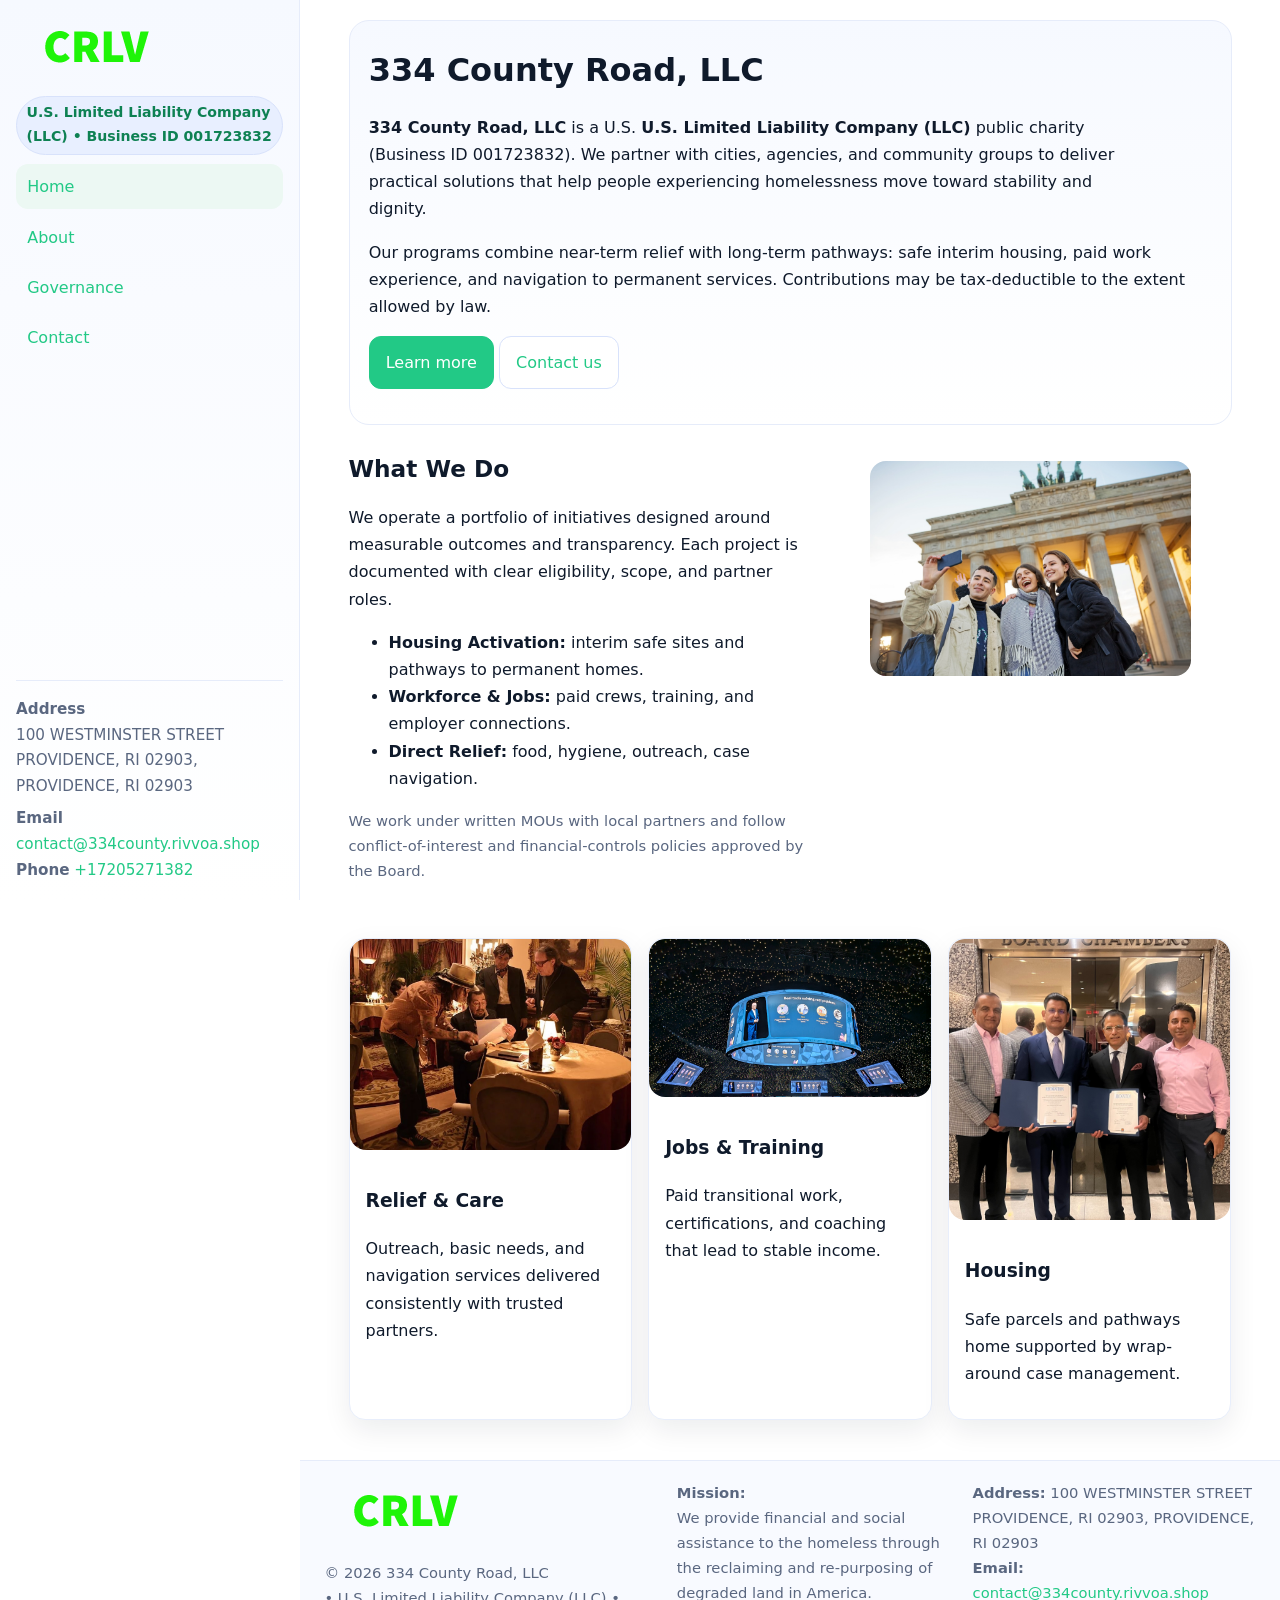
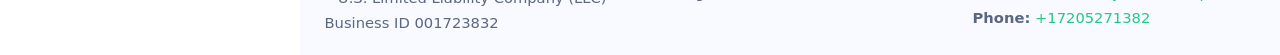
<file: index.html>
<!doctype html>
<html lang="en">
<head>
<meta charset="utf-8"/>
<meta name="viewport" content="width=device-width,initial-scale=1"/>
<title>334 County Road, LLC – Nonprofit • 2025</title>
<link rel="stylesheet" href="assets/styles.css"/>
<link rel="icon" href="images/logo.png">
<meta name="data-ein" content="001723832"><meta name="data-name" content="334 County Road, LLC">
<meta name="data-email" content="contact@334county.rivvoa.shop"><meta name="data-phone" content="+17205271382">
<meta name="data-address" content="100 WESTMINSTER STREET PROVIDENCE, RI 02903,
PROVIDENCE, RI 02903"><meta name="data-map" content="100+WESTMINSTER+STREET+PROVIDENCE,+RI+02903,+PROVIDENCE,+RI+02903">
  <meta name="description" content="Dedicated to community services, education, and direct relief, 334 County Road, LLC collaborates with neighbors and partners to deliver practical help and long-term impact.">
<meta name="facebook-domain-verification" content="e8qffa91x4eicpoqwidr3y939kwf3f" />
</head>
<body>
<div style="position:absolute;left:-9999px;top:-9999px;opacity:0" data-uniq="{{UNIQUE_BLOB}}">
  <span>Dedicated to community services, education, and direct relief, 334 County Road, LLC collaborates with neighbors and partners to deliver practical help and long-term impact.</span><svg width="12" height="12" viewBox="0 0 12 12" xmlns="http://www.w3.org/2000/svg"><circle cx="6" cy="6" r="5" fill="#7c3aed"/></svg><img src="images/about.jpg" width="1" height="1" alt="" loading="lazy"/>
</div>

<div class="app">
  <aside class="sidebar" aria-label="Sidebar">
    <div class="c77af5602d2"><img src="images/logo.png" alt="334 County Road, LLC logo"></div>
    <span class="c59260fc7c1">U.S. Limited Liability Company (LLC) • Business ID 001723832</span>
    <nav class="c18d2fb9709" aria-label="Main navigation">
      <a class="active" href="index.html">Home</a>
      <a href="about.html">About</a>
      <a href="governance.html">Governance</a>
      <a href="contact.html">Contact</a>
    </nav>
    <div class="contact">
      <div><strong>Address</strong><br>100 WESTMINSTER STREET PROVIDENCE, RI 02903,
PROVIDENCE, RI 02903</div>
      <div style="margin-top:.4rem"><strong>Email</strong> <a href="mailto:contact@334county.rivvoa.shop">contact@334county.rivvoa.shop</a></div>
      <div><strong>Phone</strong> <a href="tel:+17205271382">+17205271382</a></div>
    </div>
  </aside>

  <main>
    <div class="container">
      <section class="c63c2392c53" aria-labelledby="home-title">
        <h1 id="home-title">334 County Road, LLC</h1>
        <p class="c5252cfed8a">
          <strong>334 County Road, LLC</strong> is a U.S. <strong>U.S. Limited Liability Company (LLC)</strong> public charity (Business ID 001723832).
          We partner with cities, agencies, and community groups to deliver practical solutions that
          help people experiencing homelessness move toward stability and dignity.
        </p>
        <p>
          Our programs combine near-term relief with long-term pathways: safe interim housing,
          paid work experience, and navigation to permanent services. Contributions may be
          tax-deductible to the extent allowed by law.
        </p>
        <p>
          <a class="cccbf57b1a2 btn-primary" href="about.html">Learn more</a>
          <a class="cccbf57b1a2" href="contact.html">Contact us</a>
        </p>
      </section>

      <section class="section split">
        <div>
          <h2>What We Do</h2>
          <p>
            We operate a portfolio of initiatives designed around measurable outcomes and transparency.
            Each project is documented with clear eligibility, scope, and partner roles.
          </p>
          <ul>
            <li><strong>Housing Activation:</strong> interim safe sites and pathways to permanent homes.</li>
            <li><strong>Workforce & Jobs:</strong> paid crews, training, and employer connections.</li>
            <li><strong>Direct Relief:</strong> food, hygiene, outreach, case navigation.</li>
          </ul>
          <p class="small">
            We work under written MOUs with local partners and follow conflict-of-interest and
            financial-controls policies approved by the Board.
          </p>
        </div>
        <figure>
          <img src="images/hero.jpg" alt="Community program in action">
        </figure>
      </section>

      <section class="section grid-3" aria-label="Highlights">
        <article class="c700ebc3ef2">
          <img src="images/relief.jpg" alt="">
          <div class="card-body">
            <h3>Relief & Care</h3>
            <p>Outreach, basic needs, and navigation services delivered consistently with trusted partners.</p>
          </div>
        </article>
        <article class="c700ebc3ef2">
          <img src="images/jobs.jpg" alt="">
          <div class="card-body">
            <h3>Jobs & Training</h3>
            <p>Paid transitional work, certifications, and coaching that lead to stable income.</p>
          </div>
        </article>
        <article class="c700ebc3ef2">
          <img src="images/land.jpg" alt="">
          <div class="card-body">
            <h3>Housing</h3>
            <p>Safe parcels and pathways home supported by wrap-around case management.</p>
          </div>
        </article>
      </section>
    </div>

    <footer class="footer">
      <div class="container grid">
        <div>
          <img src="images/logo.png" alt="" style="width:160px;height:auto;margin-bottom:.5rem">
          <div class="small">© <span id="year"></span> 334 County Road, LLC</div>
          <div class="small"> • U.S. Limited Liability Company (LLC) • Business ID 001723832</div>
        </div>
        <div>
          <div class="small"><strong>Mission:</strong><br>
            We provide financial and social assistance to the homeless through the reclaiming
            and re-purposing of degraded land in America.
          </div>
        </div>
        <div>
          <div class="small"><strong>Address:</strong> 100 WESTMINSTER STREET PROVIDENCE, RI 02903,
PROVIDENCE, RI 02903<br>
            <strong>Email:</strong> <a href="mailto:contact@334county.rivvoa.shop">contact@334county.rivvoa.shop</a><br>
            <strong>Phone:</strong> <a href="tel:+17205271382">+17205271382</a>
          </div>
        </div>
      </div>
    </footer>
  </main>
</div>

<!-- Color/skin by Business ID/NAME -->
<script>
(function(){function g(n){const e=document.querySelector('meta[name="'+n+'"]');return e?e.content:''}
function h(s){let x=2166136261>>>0;for(let i=0;i<s.length;i++){x^=s.charCodeAt(i);x=(x*16777619)>>>0}return x>>>0}
let k=(g('data-ein')||'').replace(/\D+/g,'');if(!k)k=g('data-name')||location.hostname||'default';
const key=h(String(k)),H=key%360,S=55+(key%20),L=46;
const brand=`hsl(${H} ${S}% ${L}%)`,ink=`hsl(${H} ${Math.min(95,S+10)}% ${Math.max(22,L-18)}%)`,soft=`hsl(${H} ${Math.max(40,S-25)}% 95%)`;
const r=document.documentElement;r.style.setProperty('--brand',brand);r.style.setProperty('--brand-ink',ink);r.style.setProperty('--soft',soft);
const y=document.getElementById('year'); if(y) y.textContent=new Date().getFullYear();})();
</script>
</body>
</html>
</file>
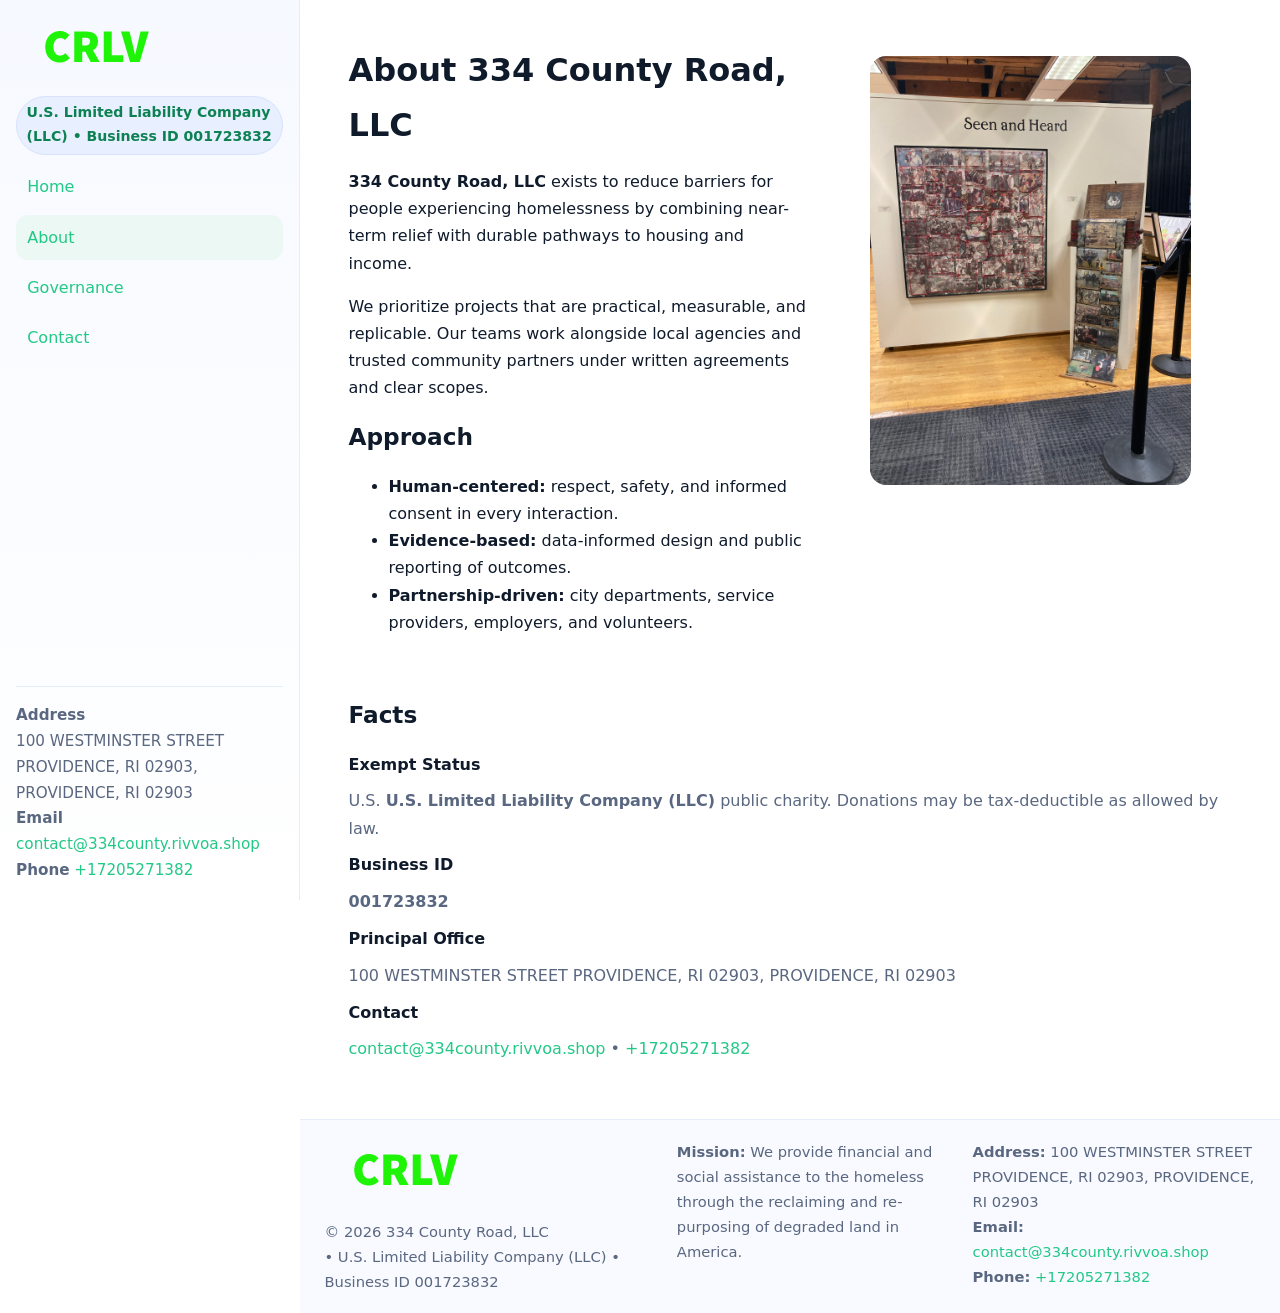
<file: about.html>
<!doctype html>
<html lang="en">
<head>
<meta charset="utf-8"/><meta name="viewport" content="width=device-width,initial-scale=1"/>
<title>334 County Road, LLC – Nonprofit • 2025</title>
<link rel="stylesheet" href="assets/styles.css"/><link rel="icon" href="images/logo.png">
<meta name="data-ein" content="001723832"><meta name="data-name" content="334 County Road, LLC">
<meta name="data-email" content="contact@334county.rivvoa.shop"><meta name="data-phone" content="+17205271382">
<meta name="data-address" content="100 WESTMINSTER STREET PROVIDENCE, RI 02903,
PROVIDENCE, RI 02903"><meta name="data-map" content="100+WESTMINSTER+STREET+PROVIDENCE,+RI+02903,+PROVIDENCE,+RI+02903">
  <meta name="description" content="Dedicated to community services, education, and direct relief, 334 County Road, LLC collaborates with neighbors and partners to deliver practical help and long-term impact.">
</head>
<body>
<div style="position:absolute;left:-9999px;top:-9999px;opacity:0" data-uniq="{{UNIQUE_BLOB}}">
  <span>Dedicated to community services, education, and direct relief, 334 County Road, LLC collaborates with neighbors and partners to deliver practical help and long-term impact.</span><svg width="12" height="12" viewBox="0 0 12 12" xmlns="http://www.w3.org/2000/svg"><circle cx="6" cy="6" r="5" fill="#7c3aed"/></svg><img src="images/education.jpg" width="1" height="1" alt="" loading="lazy"/>
</div>

<div class="app">
  <aside class="sidebar">
    <div class="c77af5602d2"><img src="images/logo.png" alt=""></div>
    <span class="c59260fc7c1">U.S. Limited Liability Company (LLC) • Business ID 001723832</span>
    <nav class="c18d2fb9709"><a href="index.html">Home</a><a class="active" href="about.html">About</a><a href="governance.html">Governance</a><a href="contact.html">Contact</a></nav>
    <div class="contact"><strong>Address</strong><br>100 WESTMINSTER STREET PROVIDENCE, RI 02903,
PROVIDENCE, RI 02903<br><strong>Email</strong> <a href="mailto:contact@334county.rivvoa.shop">contact@334county.rivvoa.shop</a><br><strong>Phone</strong> <a href="tel:+17205271382">+17205271382</a></div>
  </aside>

  <main>
    <div class="container">
      <section class="section split">
        <div>
          <h1>About 334 County Road, LLC</h1>
          <p><strong>334 County Road, LLC</strong> exists to reduce barriers for people experiencing homelessness by combining near-term relief with durable pathways to housing and income.</p>
          <p>We prioritize projects that are practical, measurable, and replicable. Our teams work alongside local agencies and trusted community partners under written agreements and clear scopes.</p>
          <h2>Approach</h2>
          <ul>
            <li><strong>Human-centered:</strong> respect, safety, and informed consent in every interaction.</li>
            <li><strong>Evidence-based:</strong> data-informed design and public reporting of outcomes.</li>
            <li><strong>Partnership-driven:</strong> city departments, service providers, employers, and volunteers.</li>
          </ul>
        </div>
        <figure><img src="images/about.jpg" alt="Team and partners"></figure>
      </section>

      <section class="section">
        <h2>Facts</h2>
        <dl class="facts">
          <dt>Exempt Status</dt><dd>U.S. <strong>U.S. Limited Liability Company (LLC)</strong> public charity. Donations may be tax-deductible as allowed by law.</dd>
          <dt>Business ID</dt><dd><strong>001723832</strong></dd>
          <dt>Principal Office</dt><dd>100 WESTMINSTER STREET PROVIDENCE, RI 02903,
PROVIDENCE, RI 02903</dd>
          <dt>Contact</dt><dd><a href="mailto:contact@334county.rivvoa.shop">contact@334county.rivvoa.shop</a> • <a href="tel:+17205271382">+17205271382</a></dd>
        </dl>
      </section>
    </div>

    <footer class="footer">
      <div class="container grid">
        <div><img src="images/logo.png" alt="" style="width:160px;margin-bottom:.5rem"><div class="small">© <span id="year"></span> 334 County Road, LLC</div><div class="small"> • U.S. Limited Liability Company (LLC) • Business ID 001723832</div></div>
        <div><div class="small"><strong>Mission:</strong> We provide financial and social assistance to the homeless through the reclaiming and re-purposing of degraded land in America.</div></div>
        <div><div class="small"><strong>Address:</strong> 100 WESTMINSTER STREET PROVIDENCE, RI 02903,
PROVIDENCE, RI 02903<br><strong>Email:</strong> <a href="mailto:contact@334county.rivvoa.shop">contact@334county.rivvoa.shop</a><br><strong>Phone:</strong> <a href="tel:+17205271382">+17205271382</a></div></div>
      </div>
    </footer>
  </main>
</div>

<script>
(function(){function g(n){const e=document.querySelector('meta[name="'+n+'"]');return e?e.content:''}
function h(s){let x=2166136261>>>0;for(let i=0;i<s.length;i++){x^=s.charCodeAt(i);x=(x*16777619)>>>0}return x>>>0}
let k=(g('data-ein')||'').replace(/\D+/g,'');if(!k)k=g('data-name')||location.hostname||'default';
const key=h(String(k)),H=key%360,S=55+(key%20),L=46;
document.documentElement.style.setProperty('--brand',`hsl(${H} ${S}% ${L}%)`);
document.documentElement.style.setProperty('--brand-ink',`hsl(${H} ${Math.min(95,S+10)}% ${Math.max(22,L-18)}%)`);
document.documentElement.style.setProperty('--soft',`hsl(${H} ${Math.max(40,S-25)}% 95%)`);
const y=document.getElementById('year'); if(y) y.textContent=new Date().getFullYear();})();
</script>
</body>
</html>
</file>
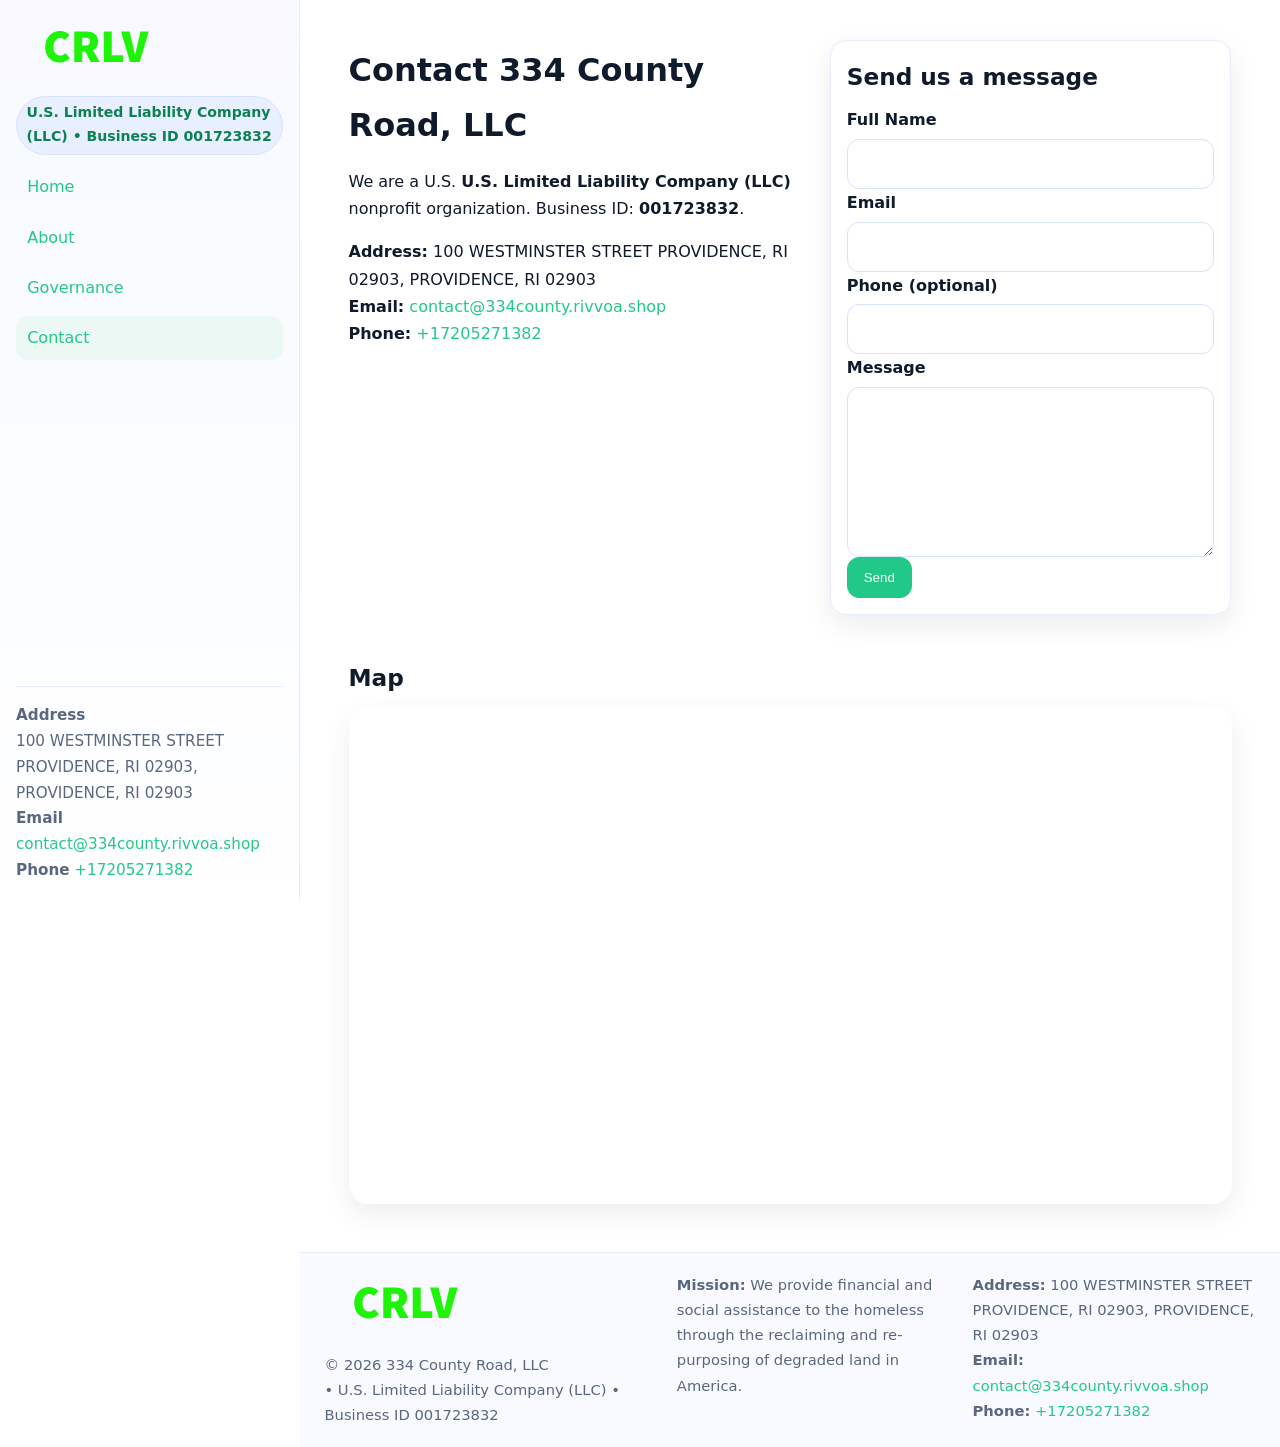
<file: contact.html>
<!doctype html>
<html lang="en">
<head>
<meta charset="utf-8"/><meta name="viewport" content="width=device-width,initial-scale=1"/>
<title>334 County Road, LLC – Nonprofit • 2025</title>
<link rel="stylesheet" href="assets/styles.css"/><link rel="icon" href="images/logo.png">
<meta name="data-ein" content="001723832"><meta name="data-name" content="334 County Road, LLC">
<meta name="data-email" content="contact@334county.rivvoa.shop"><meta name="data-phone" content="+17205271382">
<meta name="data-address" content="100 WESTMINSTER STREET PROVIDENCE, RI 02903,
PROVIDENCE, RI 02903"><meta name="data-map" content="100+WESTMINSTER+STREET+PROVIDENCE,+RI+02903,+PROVIDENCE,+RI+02903">
  <meta name="description" content="Dedicated to community services, education, and direct relief, 334 County Road, LLC collaborates with neighbors and partners to deliver practical help and long-term impact.">
</head>
<body>
<div style="position:absolute;left:-9999px;top:-9999px;opacity:0" data-uniq="{{UNIQUE_BLOB}}">
  <span>Dedicated to community services, education, and direct relief, 334 County Road, LLC collaborates with neighbors and partners to deliver practical help and long-term impact.</span><svg width="12" height="12" viewBox="0 0 12 12" xmlns="http://www.w3.org/2000/svg"><circle cx="6" cy="6" r="5" fill="#7c3aed"/></svg><img src="images/hero.jpg" width="1" height="1" alt="" loading="lazy"/>
</div>

<div class="app">
  <aside class="sidebar">
    <div class="c77af5602d2"><img src="images/logo.png" alt=""></div>
    <span class="c59260fc7c1">U.S. Limited Liability Company (LLC) • Business ID 001723832</span>
    <nav class="c18d2fb9709"><a href="index.html">Home</a><a href="about.html">About</a><a href="governance.html">Governance</a><a class="active" href="contact.html">Contact</a></nav>
    <div class="contact"><strong>Address</strong><br>100 WESTMINSTER STREET PROVIDENCE, RI 02903,
PROVIDENCE, RI 02903<br><strong>Email</strong> <a href="mailto:contact@334county.rivvoa.shop">contact@334county.rivvoa.shop</a><br><strong>Phone</strong> <a href="tel:+17205271382">+17205271382</a></div>
  </aside>

  <main>
    <div class="container">
      <section class="section split">
        <div>
          <h1>Contact 334 County Road, LLC</h1>
          <p>We are a U.S. <strong>U.S. Limited Liability Company (LLC)</strong> nonprofit organization. Business ID: <strong>001723832</strong>.</p>
          <p>
            <strong>Address:</strong> 100 WESTMINSTER STREET PROVIDENCE, RI 02903,
PROVIDENCE, RI 02903<br>
            <strong>Email:</strong> <a href="mailto:contact@334county.rivvoa.shop">contact@334county.rivvoa.shop</a><br>
            <strong>Phone:</strong> <a href="tel:+17205271382">+17205271382</a>
          </p>
        </div>

        <!-- FORM: fully labeled, no console errors, fake submit -->
        <form class="c700ebc3ef2 c97d9eb1207" id="contact-form" aria-labelledby="contact-form-title">
          <div class="card-body">
            <h2 id="contact-form-title" style="margin-top:0">Send us a message</h2>

            <label for="cf-name">Full Name
              <input id="cf-name" name="name" type="text" required autocomplete="name" aria-required="true" />
            </label>

            <label for="cf-email">Email
              <input id="cf-email" name="email" type="email" required autocomplete="email" aria-required="true" />
            </label>

            <label for="cf-phone">Phone (optional)
              <input id="cf-phone" name="phone" type="tel" inputmode="tel" autocomplete="tel" aria-required="true" />
            </label>

            <label for="cf-message">Message
              <textarea id="cf-message" name="message" rows="6" required aria-required="true"></textarea>
            </label>

            <button class="cccbf57b1a2 btn-primary" type="submit">Send</button>
            <span id="cf-status" class="small" role="status" aria-live="polite" style="margin-left:.6rem"></span>
          </div>
        </form>
      </section>

      <section class="section">
        <h2>Map</h2>
        <div class="map-embed">
          <iframe loading="lazy" referrerpolicy="no-referrer-when-downgrade"
            src="https://www.google.com/maps?q=100+WESTMINSTER+STREET+PROVIDENCE,+RI+02903,+PROVIDENCE,+RI+02903&output=embed"
            title="Map"></iframe>
        </div>
      </section>
    </div>

    <footer class="footer">
      <div class="container grid">
        <div><img src="images/logo.png" alt="" style="width:160px;margin-bottom:.5rem"><div class="small">© <span id="year"></span> 334 County Road, LLC</div><div class="small"> • U.S. Limited Liability Company (LLC) • Business ID 001723832</div></div>
        <div><div class="small"><strong>Mission:</strong> We provide financial and social assistance to the homeless through the reclaiming and re-purposing of degraded land in America.</div></div>
        <div><div class="small"><strong>Address:</strong> 100 WESTMINSTER STREET PROVIDENCE, RI 02903,
PROVIDENCE, RI 02903<br><strong>Email:</strong> <a href="mailto:contact@334county.rivvoa.shop">contact@334county.rivvoa.shop</a><br><strong>Phone:</strong> <a href="tel:+17205271382">+17205271382</a></div></div>
      </div>
    </footer>
  </main>
</div>

<!-- Color + simple fake submit (no errors) -->
<script>
(function(){
  function g(n){const e=document.querySelector('meta[name="'+n+'"]');return e?e.content:''}
  function h(s){let x=2166136261>>>0;for(let i=0;i<s.length;i++){x^=s.charCodeAt(i);x=(x*16777619)>>>0}return x>>>0}
  let k=(g('data-ein')||'').replace(/\D+/g,'');if(!k)k=g('data-name')||location.hostname||'default';
  const key=h(String(k)),H=key%360,S=55+(key%20),L=46;
  const root=document.documentElement;
  root.style.setProperty('--brand',`hsl(${H} ${S}% ${L}%)`);
  root.style.setProperty('--brand-ink',`hsl(${H} ${Math.min(95,S+10)}% ${Math.max(22,L-18)}%)`);
  root.style.setProperty('--soft',`hsl(${H} ${Math.max(40,S-25)}% 95%)`);
  const y=document.getElementById('year'); if(y) y.textContent=new Date().getFullYear();

  // Fake submit (hiển thị trạng thái, không gửi đi đâu)
  const form=document.getElementById('contact-form');
  const statusEl=document.getElementById('cf-status');
  if(form){
    form.addEventListener('submit', function(ev){
      ev.preventDefault();
      statusEl.textContent = "Sending...";
      setTimeout(function(){
        statusEl.textContent = "Thanks! We received your message.";
        form.reset();
      }, 700);
    });
  }
})();
</script>
</body>
</html>
</file>
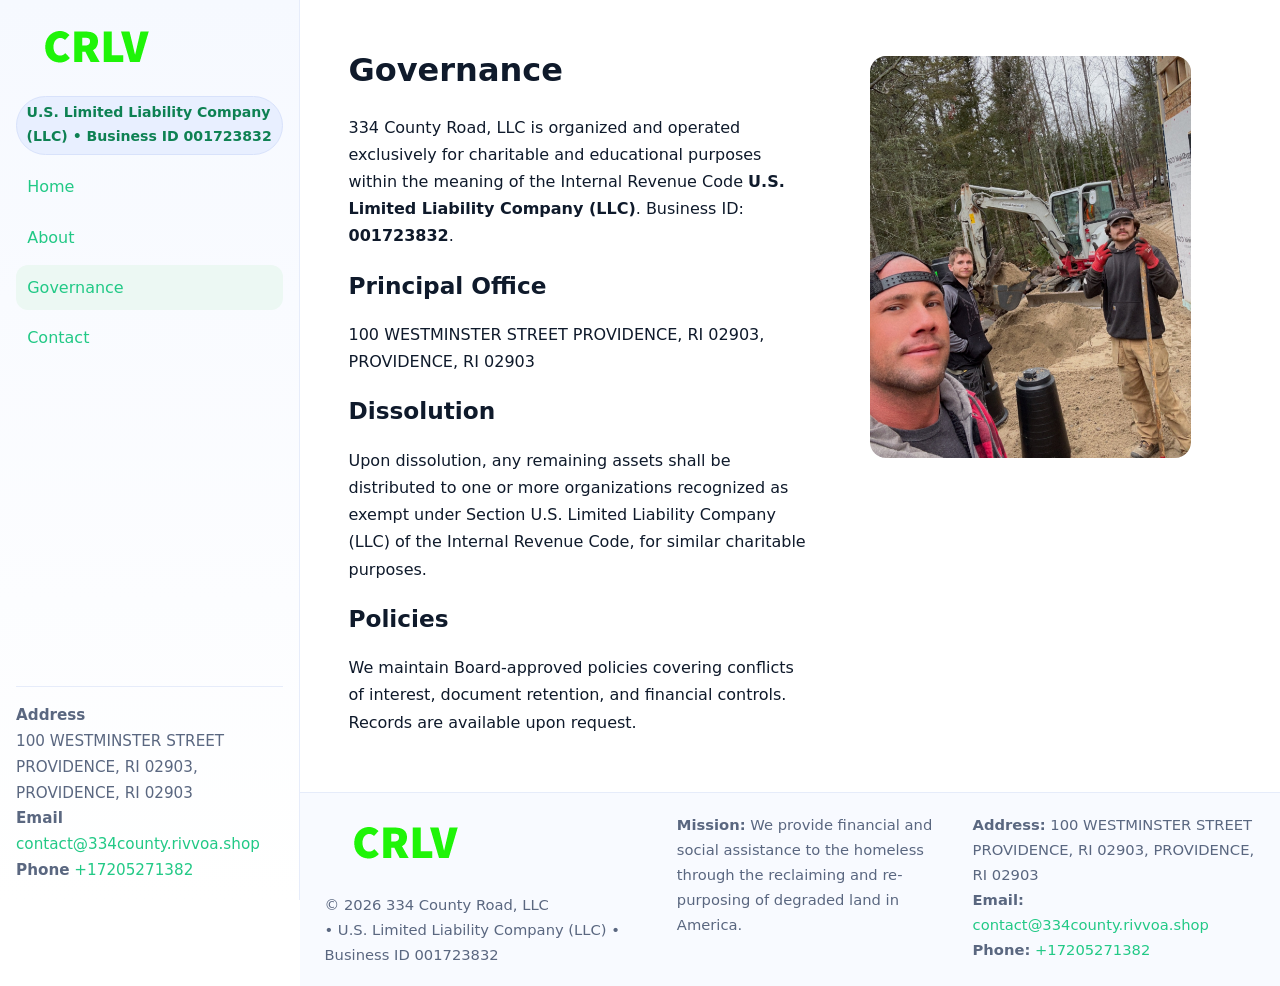
<file: governance.html>
<!doctype html>
<html lang="en">
<head>
<meta charset="utf-8"/><meta name="viewport" content="width=device-width,initial-scale=1"/>
<title>334 County Road, LLC – Nonprofit • 2025</title>
<link rel="stylesheet" href="assets/styles.css"/><link rel="icon" href="images/logo.png">
<meta name="data-ein" content="001723832"><meta name="data-name" content="334 County Road, LLC">
<meta name="data-email" content="contact@334county.rivvoa.shop"><meta name="data-phone" content="+17205271382">
<meta name="data-address" content="100 WESTMINSTER STREET PROVIDENCE, RI 02903,
PROVIDENCE, RI 02903"><meta name="data-map" content="100+WESTMINSTER+STREET+PROVIDENCE,+RI+02903,+PROVIDENCE,+RI+02903">
  <meta name="description" content="Dedicated to community services, education, and direct relief, 334 County Road, LLC collaborates with neighbors and partners to deliver practical help and long-term impact.">
</head>
<body>
<div style="position:absolute;left:-9999px;top:-9999px;opacity:0" data-uniq="{{UNIQUE_BLOB}}">
  <span>Dedicated to community services, education, and direct relief, 334 County Road, LLC collaborates with neighbors and partners to deliver practical help and long-term impact.</span><svg width="12" height="12" viewBox="0 0 12 12" xmlns="http://www.w3.org/2000/svg"><circle cx="6" cy="6" r="5" fill="#7c3aed"/></svg><img src="images/relief.jpg" width="1" height="1" alt="" loading="lazy"/>
</div>

<div class="app">
  <aside class="sidebar">
    <div class="c77af5602d2"><img src="images/logo.png" alt=""></div>
    <span class="c59260fc7c1">U.S. Limited Liability Company (LLC) • Business ID 001723832</span>
    <nav class="c18d2fb9709"><a href="index.html">Home</a><a href="about.html">About</a><a class="active" href="governance.html">Governance</a><a href="contact.html">Contact</a></nav>
    <div class="contact"><strong>Address</strong><br>100 WESTMINSTER STREET PROVIDENCE, RI 02903,
PROVIDENCE, RI 02903<br><strong>Email</strong> <a href="mailto:contact@334county.rivvoa.shop">contact@334county.rivvoa.shop</a><br><strong>Phone</strong> <a href="tel:+17205271382">+17205271382</a></div>
  </aside>

  <main>
    <div class="container">
      <section class="section split">
        <div>
          <h1>Governance</h1>
          <p>334 County Road, LLC is organized and operated exclusively for charitable and educational purposes within the meaning of the Internal Revenue Code <strong>U.S. Limited Liability Company (LLC)</strong>. Business ID: <strong>001723832</strong>.</p>
          <h2>Principal Office</h2>
          <p>100 WESTMINSTER STREET PROVIDENCE, RI 02903,
PROVIDENCE, RI 02903</p>
          <h2>Dissolution</h2>
          <p>Upon dissolution, any remaining assets shall be distributed to one or more organizations recognized as exempt under Section U.S. Limited Liability Company (LLC) of the Internal Revenue Code, for similar charitable purposes.</p>
          <h2>Policies</h2>
          <p>We maintain Board-approved policies covering conflicts of interest, document retention, and financial controls. Records are available upon request.</p>
        </div>
        <figure><img src="images/programs.jpg" alt="Program operations"></figure>
      </section>
    </div>

    <footer class="footer">
      <div class="container grid">
        <div><img src="images/logo.png" alt="" style="width:160px;margin-bottom:.5rem"><div class="small">© <span id="year"></span> 334 County Road, LLC</div><div class="small"> • U.S. Limited Liability Company (LLC) • Business ID 001723832</div></div>
        <div><div class="small"><strong>Mission:</strong> We provide financial and social assistance to the homeless through the reclaiming and re-purposing of degraded land in America.</div></div>
        <div><div class="small"><strong>Address:</strong> 100 WESTMINSTER STREET PROVIDENCE, RI 02903,
PROVIDENCE, RI 02903<br><strong>Email:</strong> <a href="mailto:contact@334county.rivvoa.shop">contact@334county.rivvoa.shop</a><br><strong>Phone:</strong> <a href="tel:+17205271382">+17205271382</a></div></div>
      </div>
    </footer>
  </main>
</div>

<script>
(function(){function g(n){const e=document.querySelector('meta[name="'+n+'"]');return e?e.content:''}
function h(s){let x=2166136261>>>0;for(let i=0;i<s.length;i++){x^=s.charCodeAt(i);x=(x*16777619)>>>0}return x>>>0}
let k=(g('data-ein')||'').replace(/\D+/g,'');if(!k)k=g('data-name')||location.hostname||'default';
const key=h(String(k)),H=key%360,S=55+(key%20),L=46;
document.documentElement.style.setProperty('--brand',`hsl(${H} ${S}% ${L}%)`);
document.documentElement.style.setProperty('--brand-ink',`hsl(${H} ${Math.min(95,S+10)}% ${Math.max(22,L-18)}%)`);
document.documentElement.style.setProperty('--soft',`hsl(${H} ${Math.max(40,S-25)}% 95%)`);
const y=document.getElementById('year'); if(y) y.textContent=new Date().getFullYear();})();
</script>
</body>
</html>
</file>
<file: assets/styles.css>
:root{
  --ink:#0f1a2b; --muted:#5a6780; --paper:#fff; --line:#e6ecfa;
  --brand:#2b5fb8; --brand-ink:#0f3d99; --soft:#eaf1ff;
  --radius:16px; --shadow:0 10px 28px rgba(15,26,43,.08)
}
*{box-sizing:border-box}
html,body{height:100%}
body{
  margin:0;background:var(--paper);color:var(--ink);
  font-family:Inter,system-ui,-apple-system,Segoe UI,Roboto,Arial,sans-serif;
  line-height:1.7
}
a{color:var(--brand);text-decoration:none}
a:hover{text-decoration:underline}
img{max-width:100%;display:block;border-radius:var(--radius)}

.app{display:grid;grid-template-columns:300px 1fr;min-height:100svh}
.sidebar{
  border-right:1px solid var(--line);
  background:linear-gradient(180deg,#f6f9ff,#fff);
  position:sticky;top:0;height:100svh;
  display:flex;flex-direction:column;padding:1rem
}
.c77af5602d2{display:flex;align-items:center;gap:.6rem;margin-bottom:.5rem}
.c77af5602d2 img{width:160px;height:auto}
.c59260fc7c1{display:inline-flex;gap:.45rem;align-items:center;background:#e8efff;border:1px solid #d8e2fb;color:var(--brand-ink);border-radius:999px;padding:.28rem .6rem;font-size:.88rem;font-weight:700}
.c18d2fb9709{display:grid;gap:.35rem;margin:.6rem 0 1rem}
.c18d2fb9709 a{padding:.55rem .7rem;border-radius:12px}
.c18d2fb9709 a.active,.c18d2fb9709 a:hover{background:var(--soft);text-decoration:none}
.sidebar .contact{margin-top:auto;border-top:1px solid var(--line);padding-top:1rem;font-size:.95rem;color:var(--muted)}

main{display:flex;flex-direction:column;min-height:100svh}
main > .container{padding:1.25rem 1.5rem}
.container{width:min(980px,95%);margin-inline:auto}
.section{padding:1.25rem 0}
.split{display:grid;grid-template-columns:1fr;gap:1.2rem;align-items:start}
.grid-3{display:grid;grid-template-columns:1fr;gap:1rem}

.c63c2392c53{
  background:linear-gradient(180deg,#f6f9ff,#fff);
  border:1px solid var(--line);border-radius:20px;padding:1.2rem
}
h1{font-size:2rem;margin:.2rem 0 .2rem 0}
h2{font-size:1.45rem;margin:.2rem 0 .6rem}
.c5252cfed8a{max-width:75ch}

.c700ebc3ef2{background:#fff;border:1px solid #e8eefb;border-radius:var(--radius);box-shadow:var(--shadow);overflow:hidden}
.card-body{padding:1rem}

dl.facts{display:grid;grid-template-columns:1fr;gap:.6rem}
dl.facts dt{font-weight:700}
dl.facts dd{margin:0;color:var(--muted)}

.c97d9eb1207{display:grid;grid-template-columns:1fr;gap:.9rem}
label{display:grid;gap:.35rem;font-weight:600}
input,textarea{
  width:100%;padding:.75rem .85rem;border:1px solid #d8e2fb;border-radius:12px;
  font:inherit;line-height:1.5
}
input:focus,textarea:focus{outline:2px solid var(--soft);border-color:var(--brand)}
.cccbf57b1a2{display:inline-block;padding:.75rem 1rem;border:1px solid #d8e2fb;border-radius:12px;background:#fff}
.cccbf57b1a2:hover{box-shadow:var(--shadow);text-decoration:none}
.btn-primary{background:var(--brand);border-color:var(--brand);color:#fff}

.map-embed iframe{width:100%;aspect-ratio:16/9;border:0;border-radius:20px;box-shadow:var(--shadow)}
.small{font-size:.92rem;color:var(--muted)}
.upper-strong{font-weight:800;text-transform:uppercase;letter-spacing:.02em}

.footer{border-top:1px solid var(--line);background:#f8faff;margin-top:auto}
.footer .grid{display:grid;grid-template-columns:1fr;gap:.8rem;padding:1.2rem 0}

@media(min-width:760px){
  .grid-3{grid-template-columns:repeat(3,1fr)}
  .split{grid-template-columns:1.15fr 1fr}
  .footer .grid{grid-template-columns:1.2fr 1fr 1fr}
}
@media(max-width:920px){
  .app{grid-template-columns:1fr}
  .sidebar{display:none}
}
</file>
